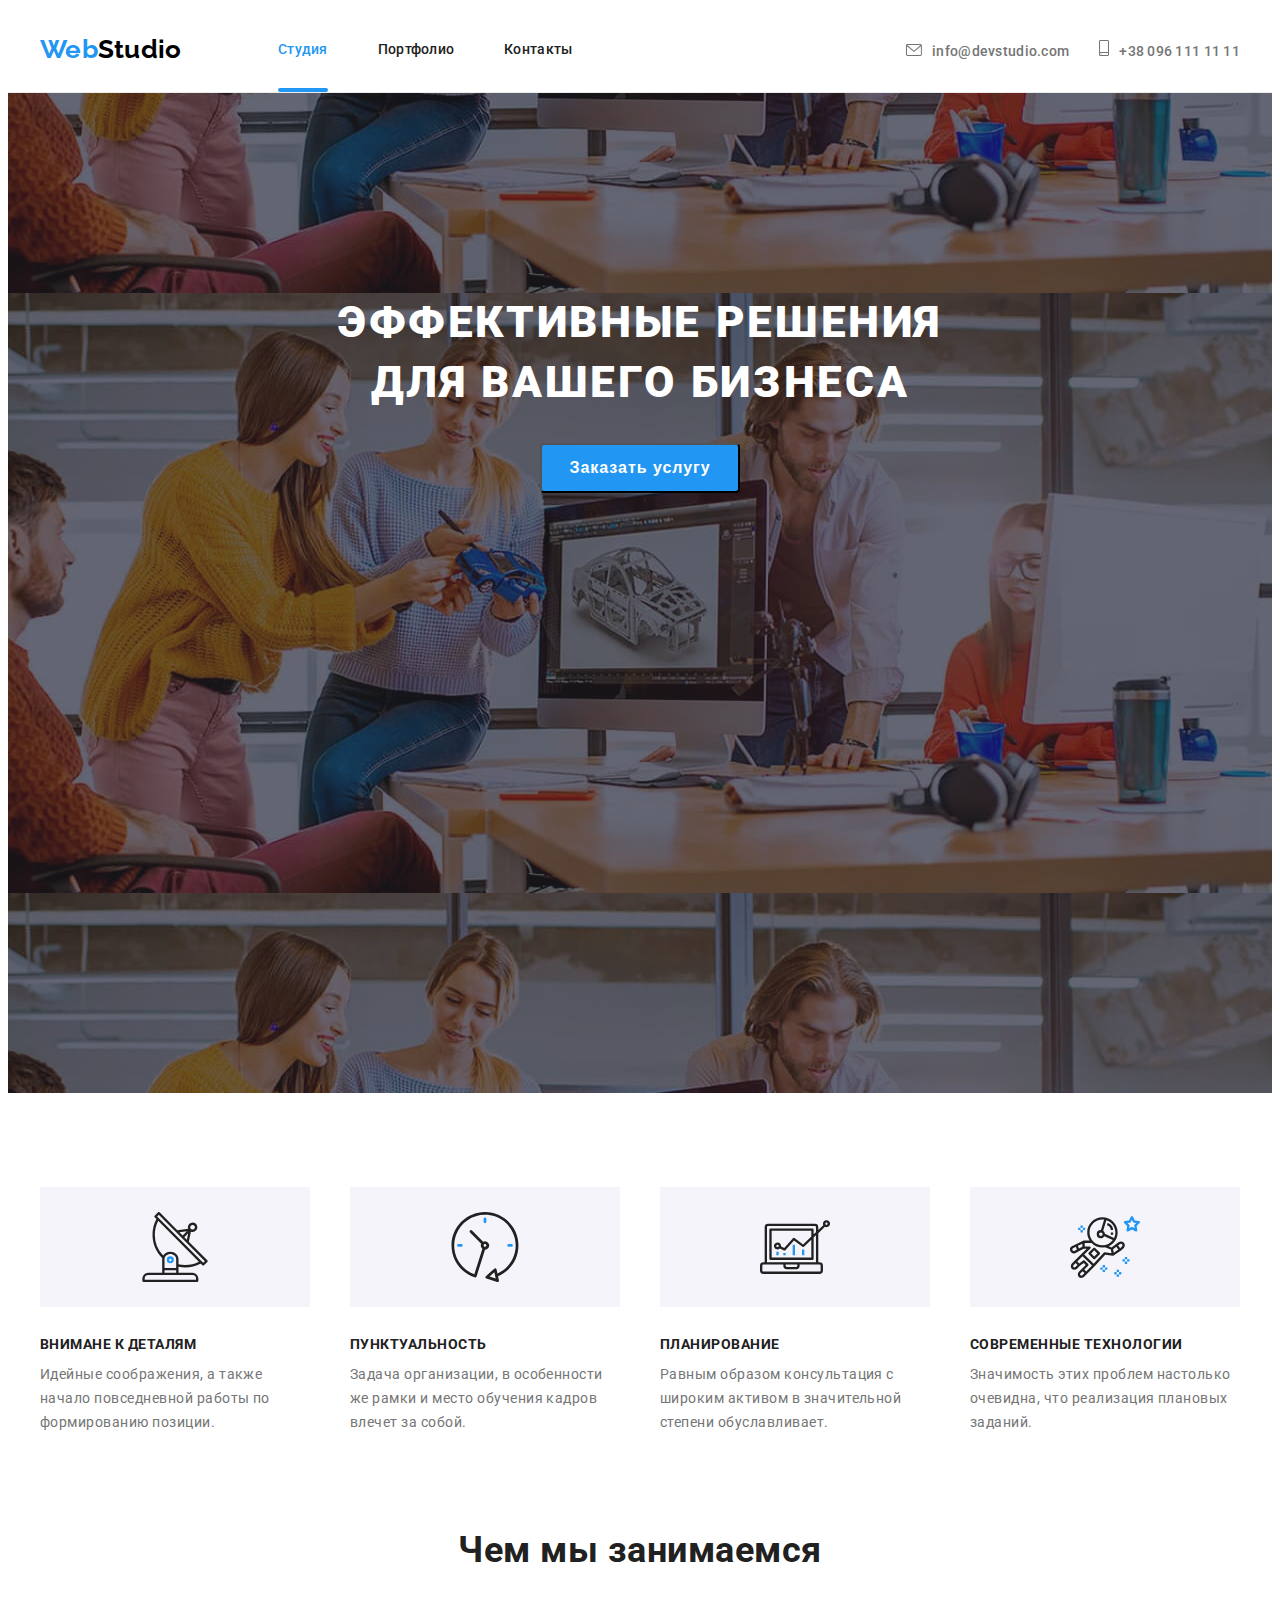
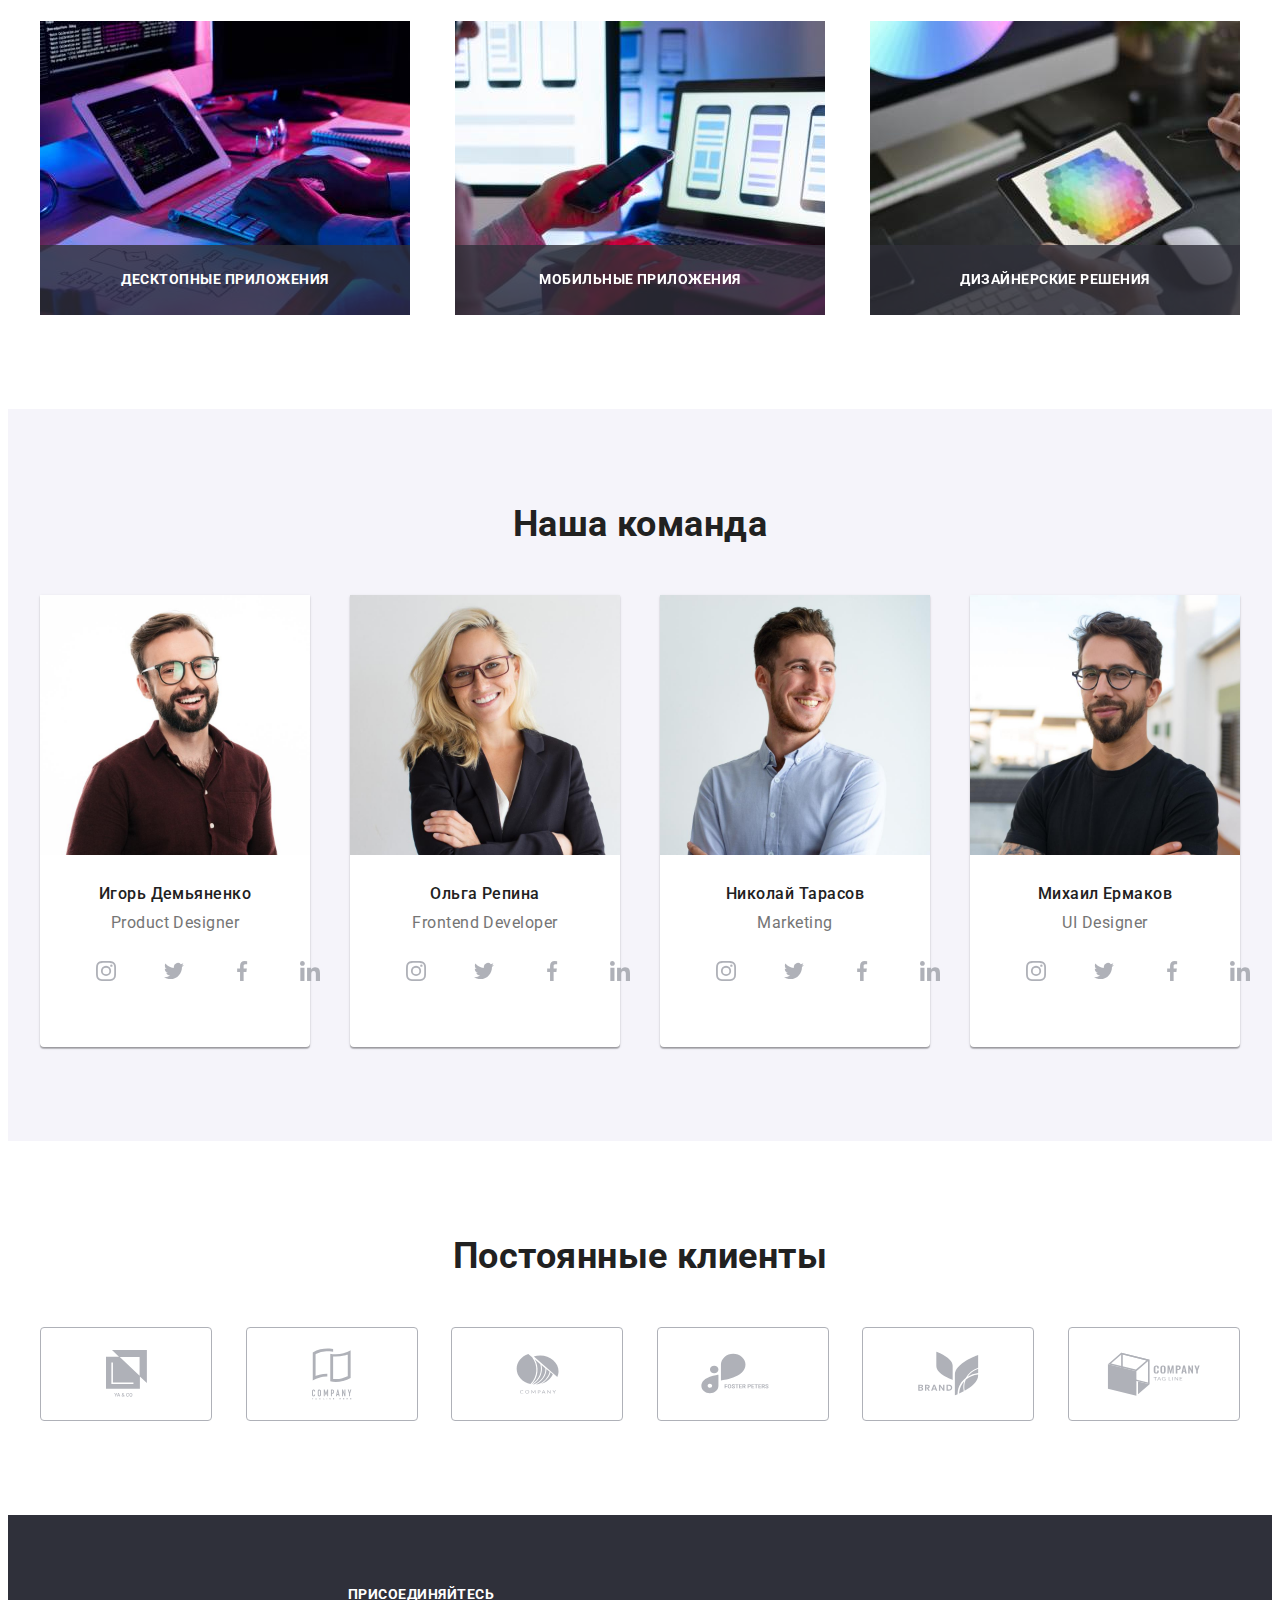
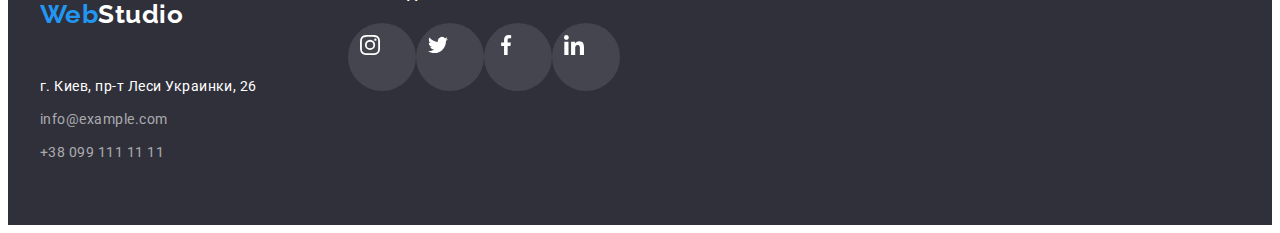
<file: index.html>
<!DOCTYPE html>
<html lang="ru">
<head>
    <meta charset="UTF-8">
    <meta http-equiv="X-UA-Compatible" content="IE=edge">
    <meta name="viewport" content="width=device-width, initial-scale=1.0">
    <title>Студия</title>
    <link href="https://fonts.googleapis.com/css2?family=Raleway:wght@700&family=Roboto:wght@400;500;700;900&display=swap"
        rel="stylesheet">
    <link rel="stylesheet" href="https://cdnjs.cloudflare.com/ajax/libs/modern-normalize/1.1.0/modern-normalize.min.css" integrity="sha512-wpPYUAdjBVSE4KJnH1VR1HeZfpl1ub8YT/NKx4PuQ5NmX2tKuGu6U/JRp5y+Y8XG2tV+wKQpNHVUX03MfMFn9Q==" crossorigin="anonymous" referrerpolicy="no-referrer" />
    <link rel="stylesheet" href="./css/styles.css">
</head>
<body>
        <!--Шапка-->
    <header class="header">
        <div class="container">
            <div class="box">
                
                    <a href="./index.html" class="logo">Web<span class="second-logo">Studio</span></a>
                                                
                <nav>
                    <ul class="site-nav">
                        <li class="nav-item"><a href="" class="link current-link">Студия</a></li>
                        <li class="nav-item"><a href="./portfolio.html" class="link">Портфолио</a></li>
                        <li class="nav-item"><a href="" class="link">Контакты</a></li>
                    </ul>
                </nav>
                
                <ul class="contacts">
                    <li class="contacts-item"><a href="mailto:info@devstudio.com" class="link"><svg class="contact-icons" width="16" height="12">
                            <use href="./images/sprite.svg#icon-mail"></use>
                        </svg>info@devstudio.com</a></li>
                    <li class="contacts-item"><a href="tel:+38 096 111 11 11" class="link"><svg class="contact-icons" width="10" height="16">
                            <use href="./images/sprite.svg#icon-smartphone"></use>
                        </svg>+38 096 111 11 11</a></li>    
                </ul>
            </div>
        </div>
    </header> 
<!--Фон-->
    <main>
        <section class="hero">
            <div class="container">
                <h1 class="hero-title">ЭФФЕКТИВНЫЕ РЕШЕНИЯ ДЛЯ ВАШЕГО БИЗНЕСА</h1>
                <button type="button" class="button" data-modal-open>Заказать услугу</button>
            </div>
        </section>
        <!--Описание-->
        <section class="section">
            <div class="container">
                    <ul class="description">
                        <li class="description-items">
                            <div class="bg-description-icons">
                                <svg width="70" height="70">
                                    <use href="./images/sprite.svg#icon-antenna"></use>
                                </svg>
                            </div>
                            <h3 class="title">ВНИМАНЕ К ДЕТАЛЯМ</h3>
                            <p>
                                Идейные соображения, а также начало повседневной работы по формированию позиции.
                            </p>
                        </li>
                        <li class="description-items">
                            <div class="bg-description-icons">
                                <svg width="70" height="70">
                                    <use href="./images/sprite.svg#icon-clock"></use>
                                </svg>
                            </div>
                            <h3 class="title">ПУНКТУАЛЬНОСТЬ</h3>
                            <p>
                                Задача организации, в особенности же рамки и место обучения кадров влечет за собой.</p>
                        </li>
                        <li class="description-items">
                            <div class="bg-description-icons">
                                <svg width="70" height="70">
                                    <use href="./images/sprite.svg#icon-diagram"></use>
                                </svg>
                            </div>
                            <h3 class="title">ПЛАНИРОВАНИЕ</h3>
                            <p>
                                Равным образом консультация с широким активом в значительной степени обуславливает.
                            </p>
                        </li>
                        <li class="description-items">
                            <div class="bg-description-icons">
                                <svg width="70" height="70">
                                    <use href="./images/sprite.svg#icon-astronaut"></use>
                                </svg>
                            </div>
                            <h3 class="title">СОВРЕМЕННЫЕ ТЕХНОЛОГИИ</h3>
                            <p>
                                Значимость этих проблем настолько очевидна, что реализация плановых заданий.
                            </p>
                        </li>
                    </ul>
                </div>
        </section>
        <!--Чем мы занимаемся-->
        <section class="works">
            <div class="container">
                    <h2 class="works-title">Чем мы занимаемся</h2>
                    <ul class="our-works">
                        <li class="works-item">
                            <a href="">
                                <img src="./images/box 1.jpg" alt="разработка по" width="370" />
                            </a>
                            <div class="works-overlay">
                                <h3 class="works-overay-title">ДЕСКТОПНЫЕ ПРИЛОЖЕНИЯ</h3>
                            </div>
                        </li>
                        
                        <li class="works-item">
                            <a href="">
                                <img src="./images/box 2.jpg" alt="оформление меню телефона" width="370" />
                            </a>
                            <div class="works-overlay">
                                <h3 class="works-overay-title">МОБИЛЬНЫЕ ПРИЛОЖЕНИЯ</h3>
                            </div>
                        </li>
                        <li class="works-item">
                            <a href="">
                                <img src="./images/box 3.jpg" alt="подбор цветовой гаммы" width="370" />
                            </a>
                            <div class="works-overlay">
                                <h3 class="works-overay-title">ДИЗАЙНЕРСКИЕ РЕШЕНИЯ</h3>
                            </div>
                        </li>
                    </ul>
            </div>
        </section>
        <!--Наша команда-->
        <section class="team section">
            <div class="container">
                    <h2 class="team-title">Наша команда</h2>
                    <ul class="peoples">
                        <li class="card">
                            <img src="./images/our team/igor demyanenko.jpg" alt="игорь демьяненко" width="270" />
                            <h3 class="peoples-title">Игорь Демьяненко</h3>
                            <p class="profession">Product Designer</p>
                            <ul class="social-networks">
                                    <li>
                                        <a href="" class="social-link"><svg  width="20" height="20">
                                            <use href="./images/sprite.svg#icon-instagram"></use></svg></a>
                                    </li>
                                    <li>
                                        <a href="" class="social-link"><svg  width="20" height="20">
                                            <use href="./images/sprite.svg#icon-twitter"></use>
                                        </svg></a>
                                    </li>
                                    <li>
                                        <a href="" class="social-link"><svg  width="20" height="20">
                                            <use href="./images/sprite.svg#icon-facebook"></use>
                                        </svg></a>
                                    </li>
                                    <li>
                                        <a href="" class="social-link"><svg  width="20" height="20">
                                            <use href="./images/sprite.svg#icon-linkedin"></use>
                                        </svg></a>
                                    </li>    
                            </ul>
                        </li>
                        <li class="card">
                            <img src="./images/our team/olga repina.jpg" alt="ольга репина" width="270" />
                                <h3 class="peoples-title">Ольга Репина</h3>
                                <p class="profession">Frontend Developer</p>
                                <ul class="social-networks">
                                    <li>
                                        <a href="" class="social-link"><svg width="20" height="20">
                                                <use href="./images/sprite.svg#icon-instagram"></use>
                                            </svg></a>
                                    </li>
                                    <li>
                                        <a href="" class="social-link"><svg width="20" height="20">
                                                <use href="./images/sprite.svg#icon-twitter"></use>
                                            </svg></a>
                                    </li>
                                    <li>
                                        <a href="" class="social-link"><svg width="20" height="20">
                                                <use href="./images/sprite.svg#icon-facebook"></use>
                                            </svg></a>
                                    </li>
                                    <li>
                                        <a href="" class="social-link"><svg width="20" height="20">
                                                <use href="./images/sprite.svg#icon-linkedin"></use>
                                            </svg></a>
                                    </li>
                                </ul>
                        </li>
                        <li class="card">
                            <img src="./images/our team/nikolay tarasov.jpg" alt="николай тарасов" width="270" />
                            
                                <h3 class="peoples-title">Николай Тарасов</h3>
                                <p class="profession">Marketing</p>
                                <ul class="social-networks">
                                    <li>
                                        <a href="" class="social-link"><svg width="20" height="20">
                                                <use href="./images/sprite.svg#icon-instagram"></use>
                                            </svg></a>
                                    </li>
                                    <li>
                                        <a href="" class="social-link"><svg width="20" height="20">
                                                <use href="./images/sprite.svg#icon-twitter"></use>
                                            </svg></a>
                                    </li>
                                    <li>
                                        <a href="" class="social-link"><svg width="20" height="20">
                                                <use href="./images/sprite.svg#icon-facebook"></use>
                                            </svg></a>
                                    </li>
                                    <li>
                                        <a href="" class="social-link"><svg width="20" height="20">
                                                <use href="./images/sprite.svg#icon-linkedin"></use>
                                            </svg></a>
                                    </li>
                                </ul>
                            
                        </li>
                        <li class="card">
                            <img src="./images/our team/mikhail yermakov.jpg" alt="михаил ермаков" width="270" />
                                <h3 class="peoples-title">Михаил Ермаков</h3>
                                <p class="profession">UI Designer</p>
                                <ul class="social-networks">
                                    <li>
                                        <a href="" class="social-link"><svg width="20" height="20">
                                                <use href="./images/sprite.svg#icon-instagram"></use>
                                            </svg></a>
                                    </li>
                                    <li>
                                        <a href="" class="social-link"><svg width="20" height="20">
                                                <use href="./images/sprite.svg#icon-twitter"></use>
                                            </svg></a>
                                    </li>
                                    <li>
                                        <a href="" class="social-link"><svg width="20" height="20">
                                                <use href="./images/sprite.svg#icon-facebook"></use>
                                            </svg></a>
                                    </li>
                                    <li>
                                        <a href="" class="social-link"><svg width="20" height="20">
                                                <use href="./images/sprite.svg#icon-linkedin"></use>
                                            </svg></a>
                                    </li>
                                </ul>
                            
                        </li>
                    </ul>    
            </div>
        </section>
        <!--Постоянные клиенты-->
        <section class="section">
            <div class="container">
                <h2 class="company-title">Постоянные клиенты</h2>
                <ul class="company-list">
                    <li>
                        <a href="" class="company-link"><svg  width="41" height="47"><use href="./images/sprite.svg#icon-Union"></use></svg>
                        </a>
                    </li>
                    <li>
                        <a href="" class="company-link"><svg width="40" height="52">
                                <use href="./images/sprite.svg#icon-tagline-here"></use>
                            </svg>
                        </a>
                    </li>
                    <li>
                        <a href="" class="company-link"><svg width="43" height="41">
                                <use href="./images/sprite.svg#icon-company"></use>
                            </svg>
                        </a>
                    </li>
                    <li>
                        <a href="" class="company-link"><svg width="84" height="41">
                                <use href="./images/sprite.svg#icon-foster-peters"></use>
                            </svg>
                        </a>
                    </li>
                    <li>
                        <a href="" class="company-link"><svg width="63" height="45">
                                <use href="./images/sprite.svg#icon-brand"></use>
                            </svg>
                        </a>
                    </li>
                    <li>
                        <a href="" class="company-link"><svg width="94" height="44">
                                <use href="./images/sprite.svg#icon-tag-line"></use>
                            </svg>
                        </a>
                    </li>
                </ul>
            </div>
        </section>
    </main>

<!--Футер-->
    <footer class="footer">
        <div class="container">
            <div class="footer-flex">
                <div>
                    
                    <a href="./index.html" class="logo">Web<span class="second-bottom-logo">Studio</span></a>
                    
                    <address class="address">
                        <ul>
                            <li class="address-dn"><a href="г. Киев, пр-т Леси Украинки, 26" class="link">г. Киев, пр-т Леси Украинки,
                                    26</br></a></li>
                            <li class="address-dn"><a href="mailto:info@devstudio.com" class="link-contacts">info@example.com</br></a>
                            </li>
                            <li class="address-dn"><a href="tel:+38 096 111 11 11" class="link-contacts">+38 099 111 11 11</a></li>
                        </ul>
                    </address>
                </div>
                <div class="join">
                    <h3 class="join-title">ПРИСОЕДИНЯЙТЕСЬ</h3>
                    <ul class="social-networks-footer">
                        <li>
                            <a href="" class="social-link-footer"><svg width="20" height="20">
                                    <use href="./images/sprite.svg#icon-instagram"></use>
                                </svg></a>
                        </li>
                        <li>
                            <a href="" class="social-link-footer"><svg width="20" height="20">
                                    <use href="./images/sprite.svg#icon-twitter"></use>
                                </svg></a>
                        </li>
                        <li>
                            <a href="" class="social-link-footer"><svg  width="20" height="20">
                                    <use href="./images/sprite.svg#icon-facebook"></use>
                                </svg></a>
                        </li>
                        <li>
                            <a href="" class="social-link-footer"><svg  width="20" height="20">
                                    <use href="./images/sprite.svg#icon-linkedin"></use>
                                </svg></a>
                        </li>
                    </ul>
                </div>
            </div>
        </div>
    </footer>
    <div class="backdrop is-hidden" data-modal>
        <div class="modal">
            <button type="button" class="modal-button" data-modal-close>
                <svg width="11" height="11">
                    <use href="./images/close-sprite.svg#icon-close"></use>
                </svg>
                              
            </button>
        </div>
    </div>
    <script src="./js/modal.js"></script>
    </body>
</html>
</file>
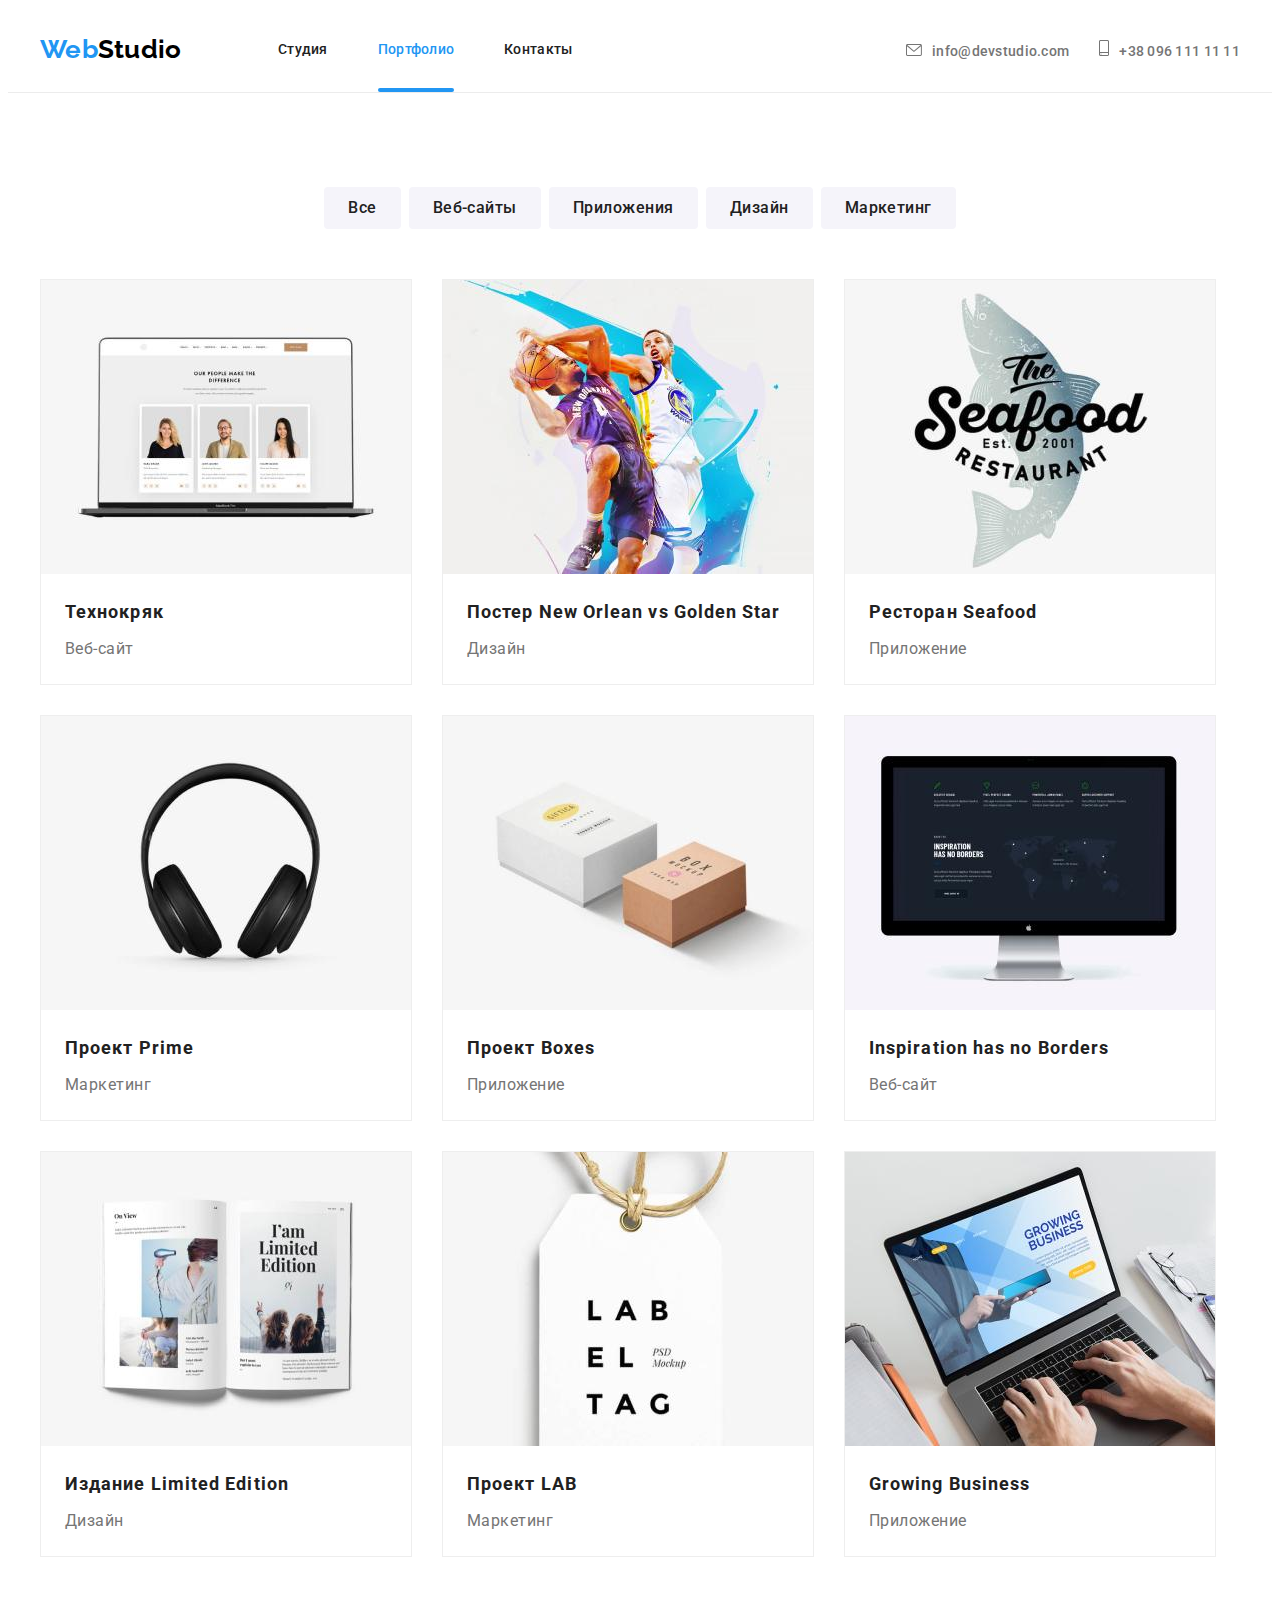
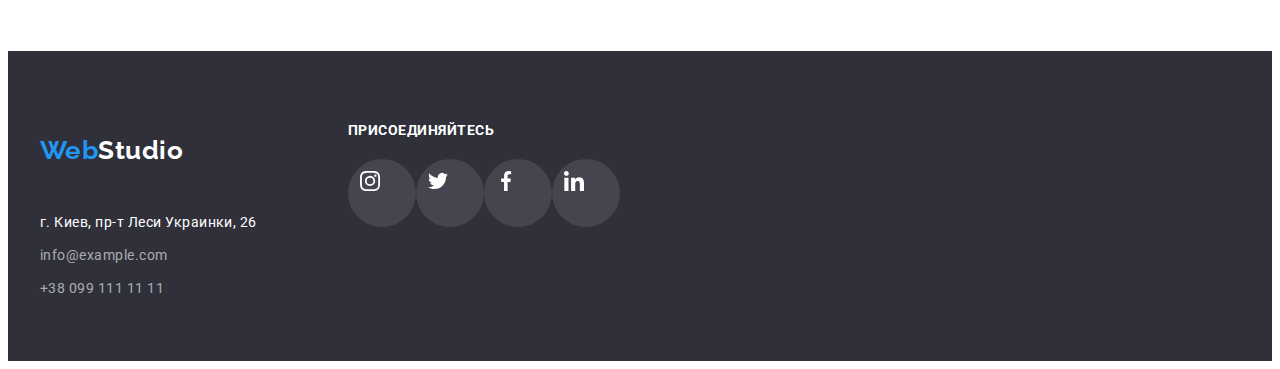
<file: portfolio.html>
<!DOCTYPE html>
<html lang="ru">
<head>
    <meta charset="UTF-8">
    <meta http-equiv="X-UA-Compatible" content="IE=edge">
    <meta name="viewport" content="width=device-width, initial-scale=1.0">
    <title>Портфолио</title>
    <link href="https://fonts.googleapis.com/css2?family=Raleway:wght@700&family=Roboto:wght@400;500;700;900&display=swap"
        rel="stylesheet">
    <link rel="stylesheet" href="https://cdnjs.cloudflare.com/ajax/libs/modern-normalize/1.1.0/modern-normalize.min.css"
        integrity="sha512-wpPYUAdjBVSE4KJnH1VR1HeZfpl1ub8YT/NKx4PuQ5NmX2tKuGu6U/JRp5y+Y8XG2tV+wKQpNHVUX03MfMFn9Q=="
        crossorigin="anonymous" referrerpolicy="no-referrer" />
    <link rel="stylesheet" href="css/styles.css">
    </head>
<body>
    <!--Шапка-->
    <header class="header">
        <div class="container">
            <div class="box">
                
                <a href="./index.html" class="logo">Web<span class="second-logo">Studio</span></a>
                
                <nav>
                    <ul class="site-nav">
                        <li class="nav-item"><a href="./index.html" class="link">Студия</a></li>
                        <li class="nav-item"><a href="./portfolio.html" class="link current-link">Портфолио</a></li>
                        <li class="nav-item"><a href="" class="link">Контакты</a></li>
                    </ul>
                </nav>
            
                <ul class="contacts">
                    <li class="contacts-item"><a href="mailto:info@devstudio.com" class="link"><svg class="contact-icons" width="16"
                                height="12">
                                <use href="./images/sprite.svg#icon-mail"></use>
                            </svg>info@devstudio.com</a></li>
                    <li class="contacts-item"><a href="tel:+38 096 111 11 11" class="link"><svg class="contact-icons" width="10"
                                height="16">
                                <use href="./images/sprite.svg#icon-smartphone"></use>
                            </svg>+38 096 111 11 11</a></li>
                </ul>
            </div>
        </div>
    </header>
    <!--наши проекты-->
    <main>
        <section class="section">
            <div class="container">
                    <h1 class="conditional-title">Наши проекты</h1>
                    <!--фильтр-->
                    <ul class="filter">
                        <li class="filter-item"><button type="button" class="portfolio-button">Все</button>
                        <li class="filter-item"><button type="button" class="portfolio-button">Веб-сайты</button>
                        <li class="filter-item"><button type="button" class="portfolio-button">Приложения</button>
                        <li class="filter-item"><button type="button" class="portfolio-button">Дизайн</button>
                        <li class="filter-item"><button type="button" class="portfolio-button">Маркетинг</button>
                    </ul>
                    <!--меню-->
                    <ul class="content-card">
                        <li class="services">
                            <a>
                                                        
                                <div class="services-thumb">
                                        <img src="./images/portfolio/Technokryak.jpg" alt="" width="">
                                        
                                    <div class="services-overlay">
                                        <div class="services-text">
                                            <p>Ресурс предлагает комплексные предложения с разным уровнем функционала и сервисов. Все это позволит посетителю
                                                    получить
                                                    исчерпывающие сведения о компании или частном лице.
                                            </p>
                                        </div>
                                    </div>
                                </div>
                                                                                               
                                <div class="services-content">
                                    <h2 class="services-title">Технокряк</h2>
                                    <p>Веб-сайт</p>
                                </div>
                            </a>
                        </li>
                        <li class="services">
                            <a>
                                <div class="services-thumb">
                                    <img src="./images/portfolio/New Orlean vs Golden Star poster.jpg" alt="" width="">
                                
                                    <div class="services-overlay">
                                        <div class="services-text">
                                            <p>Ресурс предлагает комплексные предложения с разным уровнем функционала и сервисов. Все это позволит
                                                посетителю
                                                получить
                                                исчерпывающие сведения о компании или частном лице.
                                            </p>
                                        </div>
                                    </div>
                                </div>
                                
                                <div class="services-content">
                                    <h2 class="services-title">Постер New Orlean vs Golden Star</h2>
                                    <p>Дизайн</p>
                                </div>
                            </a>
                        </li>

                        <li class="services">
                            <a>
                                <div class="services-thumb">
                                    <img src="./images/portfolio/Seafood Restaurant.jpg" alt="" width="">
                                
                                    <div class="services-overlay">
                                        <div class="services-text">
                                            <p>Ресурс предлагает комплексные предложения с разным уровнем функционала и сервисов. Все это позволит
                                                посетителю
                                                получить
                                                исчерпывающие сведения о компании или частном лице.
                                            </p>
                                        </div>
                                    </div>
                                </div>
                                
                                <div class="services-content">
                                    <h2 class="services-title">Ресторан Seafood</h2>
                                    <p>Приложение</p>
                                </div>
                            </a>
                        </li>
                        <li class="services">
                            <a>
                                <div class="services-thumb">
                                    <img src="./images/portfolio/Prime Project.jpg" alt="" width="">
                                
                                    <div class="services-overlay">
                                        <div class="services-text">
                                            <p>Ресурс предлагает комплексные предложения с разным уровнем функционала и сервисов. Все это позволит
                                                посетителю
                                                получить
                                                исчерпывающие сведения о компании или частном лице.
                                            </p>
                                        </div>
                                    </div>
                                </div>
                                
                               <div class="services-content">
                                    <h2 class="services-title">Проект Prime</h2>
                                    <p>Маркетинг</p>
                               </div>
                            </a>
                        </li>
                        <li class="services">
                            <a>
                                <div class="services-thumb">
                                    <img src="./images/portfolio/Boxes project.jpg" alt="" width="">
                                
                                    <div class="services-overlay">
                                        <div class="services-text">
                                            <p>Ресурс предлагает комплексные предложения с разным уровнем функционала и сервисов. Все это позволит
                                                посетителю
                                                получить
                                                исчерпывающие сведения о компании или частном лице.
                                            </p>
                                        </div>
                                    </div>
                                </div>
                                
                                <div class="services-content">
                                    <h2 class="services-title">Проект Boxes</h2>
                                    <p>Приложение</p>
                                </div>
                            </a>
                        </li>
                        <li class="services">
                            <a>
                                <div class="services-thumb">
                                    <img src="./images/portfolio/Inspiration has no Borders.jpg" alt="" width="">
                                
                                    <div class="services-overlay">
                                        <div class="services-text">
                                            <p>Ресурс предлагает комплексные предложения с разным уровнем функционала и сервисов. Все это позволит
                                                посетителю
                                                получить
                                                исчерпывающие сведения о компании или частном лице.
                                            </p>
                                        </div>
                                    </div>
                                </div>
                                
                                <div class="services-content">
                                    <h2 class="services-title">Inspiration has no Borders</h2>
                                    <p>Веб-сайт</p>
                                </div>
                            </a>
                        </li>
                        <li class="services">
                            <a>
                                <div class="services-thumb">
                                    <img src="./images/portfolio/Limited Edition.jpg" alt="" width="">
                                
                                    <div class="services-overlay">
                                        <div class="services-text">
                                            <p>Ресурс предлагает комплексные предложения с разным уровнем функционала и сервисов. Все это позволит
                                                посетителю
                                                получить
                                                исчерпывающие сведения о компании или частном лице.
                                            </p>
                                        </div>
                                    </div>
                                </div>
                                
                                <div class="services-content">
                                    <h2 class="services-title">Издание Limited Edition</h2>
                                    <p>Дизайн</p>
                                </div>
                            </a>
                        </li>
                        <li class="services">
                            <a>
                                <div class="services-thumb">
                                    <img src="./images/portfolio/LAB project.jpg" alt="" width="">
                                
                                    <div class="services-overlay">
                                        <div class="services-text">
                                            <p>Ресурс предлагает комплексные предложения с разным уровнем функционала и сервисов. Все это позволит
                                                посетителю
                                                получить
                                                исчерпывающие сведения о компании или частном лице.
                                            </p>
                                        </div>
                                    </div>
                                </div>
                                
                                <div class="services-content">
                                    <h2 class="services-title">Проект LAB</h2>
                                    <p>Маркетинг</p>
                                </div>
                            </a>
                        </li>
                        <li class="services">
                            <a>
                                <div class="services-thumb">
                                    <img src="./images/portfolio/Growing Business.jpg" alt="" width="">
                                
                                    <div class="services-overlay">
                                        <div class="services-text">
                                            <p>Ресурс предлагает комплексные предложения с разным уровнем функционала и сервисов. Все это позволит
                                                посетителю
                                                получить
                                                исчерпывающие сведения о компании или частном лице.
                                            </p>
                                        </div>
                                    </div>
                                </div>
                                
                                <div class="services-content">
                                    <h2 class="services-title">Growing Business</h2>
                                    <p>Приложение</p>
                                </div>
                            </a>
                        </li>
                    </ul>
            </div>
        </section>
    </main>
 <!--Футер-->  
    <footer class="footer">
        <div class="container">
                <div class="footer-flex">
                    <div>
                        
                        <a href="./index.html" class="logo">Web<span class="second-bottom-logo">Studio</span></a>
                        
                        <address class="address">
                            <ul>
                                <li class="address-dn"><a href="г. Киев, пр-т Леси Украинки, 26" class="link">г. Киев, пр-т Леси
                                        Украинки,
                                        26</br></a></li>
                                <li class="address-dn"><a href="mailto:info@devstudio.com"
                                        class="link-contacts">info@example.com</br></a>
                                </li>
                                <li class="address-dn"><a href="tel:+38 096 111 11 11" class="link-contacts">+38 099 111 11 11</a></li>
                            </ul>
                        </address>
                    </div>
                    <div class="join">
                        <h3 class="join-title">ПРИСОЕДИНЯЙТЕСЬ</h3>
                        <ul class="social-networks-footer">
                            <li>
                                <a href="" class="social-link-footer"><svg width="20" height="20">
                                        <use href="./images/sprite.svg#icon-instagram"></use>
                                    </svg></a>
                            </li>
                            <li>
                                <a href="" class="social-link-footer"><svg width="20" height="20">
                                        <use href="./images/sprite.svg#icon-twitter"></use>
                                    </svg></a>
                            </li>
                            <li>
                                <a href="" class="social-link-footer"><svg width="20" height="20">
                                        <use href="./images/sprite.svg#icon-facebook"></use>
                                    </svg></a>
                            </li>
                            <li>
                                <a href="" class="social-link-footer"><svg width="20" height="20">
                                        <use href="./images/sprite.svg#icon-linkedin"></use>
                                    </svg></a>
                            </li>
                        </ul>
                    </div>
                </div>
        </div>
    </footer>
</body>
</html>
</file>
<file: css/styles.css>
:root {
  --primary-text-color: #757575;
  --second-text-coor: #212121;
  --accent-hover-color: #2196f3;
  --primery-white-color: #ffffff;
  --main-tranzitions: 250ms cubic-bezier(0.4, 0, 0.2, 1);
}

/* скидає відступи */

h1,
h2,
h3,
h4,
h5,
h6,
p,
ul {
  margin: 0;
}

/* прибирає крапки з лівого боку
 прибирає лівий падінг від браузера
 прибирає відступи зверху і знизу ul*/

ul {
  list-style: none;
  padding-inline-start: 0;
  margin-block-start: 0em;
  margin-block-end: 0em;
}


/* container */

.container {
  align-items: center;
  padding: 0 15px;
  width: 1200px;
  margin: 0 auto;
  /* outline: 2px solid olivedrab; */
}

body {
  background-color: var(--primery-white-color);
  color: var(--primary-text-color);
  font-family: Roboto, sans-serif;
  letter-spacing: 0.03em;
}

/* хедер */

.header {
  background-color: #2F303A;
  margin-left: auto;
  margin-right: auto;
  background-color: var(--primery-white-color);
  border-bottom: 1px solid #ECECEC;
  font-weight: 500;
  font-size: 14px;
  line-height: 1.14;
  letter-spacing: 0.02em;
}

.box {
  display: flex;
  align-items: center;
}

.logo {
  display: block;
  width: 145px;
  color: var(--accent-hover-color);
  font-family: Raleway, sans-serif;
  font-weight: bold;
  font-size: 26px;
  line-height: 1.2;
  text-decoration: none;
  margin-right: 93px;
  padding-top: 24px;
  padding-bottom: 25px;
}

.second-logo {
  color: #000000;
}

/* site-nav */

.site-nav {
  display: flex;
}

.site-nav .link {
  color: var(--second-text-coor);
  font-weight: 500;
  font-size: 14px;
  line-height: 1.14;
  letter-spacing: 0.02em;
  padding: 32px 0;
  text-decoration: none;
  transition: color var(--main-tranzitions);
}

.site-nav .link:hover,
.site-nav .link:focus {
  color: var(--accent-hover-color);
}

.site-nav .current-link {
  position: relative;
  color: var(--accent-hover-color);
}

.nav-item:not(:last-child) {
  margin-right: 50px;
}

.current-link::after {
  content: "";
  position: absolute;
  display: block;
  height: 4px;
  width: 100%;
  left: 0;
  bottom: -3px;
  background-color: var(--accent-hover-color);
  border-radius: 2px;
}

/* contacts */

.contacts {
  display: flex;
  align-items: baseline;
  margin-left: auto;
}

.contacts-item:not(:last-child) {
  margin-right: 30px;
}

.contacts .link {
  display: block;
  color: var(--primary-text-color);
  fill: #757575;
  font-weight: 500;
  font-size: 14px;
  line-height: 1.14;
  letter-spacing: 0.02em;
  padding: 32px 0;
  text-decoration: none;
  transition: color var(--main-tranzitions);
}

.contacts-item .link:hover,
.contacts-item .link:focus {
  color: var(--accent-hover-color);
}

.contacts-item .link:hover,
.contacts-item .link:focus{
fill: var(--accent-hover-color);
}

.contact-icons {
  margin-right: 10px;
}

/* hero */

.hero {
  background-color: #2F303A;
  padding: 200px 0;
  background-image: linear-gradient(rgba(47, 48, 58, 0.4),rgba(47, 48, 58, 0.4)), url(../images/hero.jpg);
  max-width: 1600px;
  height: 600px;
  margin-left: auto;
  margin-right: auto;
  background-position: center;
}

.hero-title {
  display: block;
  margin-left: auto;
  margin-right: auto;
  width: 696px;
  color: var(--primery-white-color);
  font-weight: 900;
  font-size: 44px;
  line-height: 1.36;
  text-align: center;
  letter-spacing: 0.06em;
}

/* button */

.button {
  margin-top: 30px;
  display: block;
  margin-left: auto;
  margin-right: auto;
  width: 200px;
  height: 50px;
  border-radius: 4px;
  cursor: pointer;
  color: var(--primery-white-color);
  background-color: var(--accent-hover-color);
  font-weight: bold;
  font-size: 16px;
  line-height: 1.87;
  letter-spacing: 0.06em;
}

/* section */

.section {
  margin-left: auto;
  margin-right: auto;
  background-color: var(--primery-white-color);
  padding: 94px 0;
}


/* description */

.description {
  display: flex;
  justify-content: space-between;
  color: var(--primary-text-color);
  font-size: 14px;
  line-height: 1.71;
}

.description-items {
  width: 270px;
}

.bg-description-icons{
  display: flex;
  justify-content: center;
  align-items: center;
  background-color: #F5F4FA;
  height: 120px;
  margin-bottom: 30px; 
}


.description .title {
  margin-bottom: 10px;
  color: var(--second-text-coor);
  font-weight: bold;
  font-size: 14px;
  line-height: 1.14;
}

/* чем мы занимаемся */

.works{
  padding-bottom: 94px;
}

.works-title {
  display: block;
  margin-bottom: 50px;
  color: var(--second-text-coor);
  font-weight: bold;
  font-size: 36px;
  line-height: 1.17;
  text-align: center;
}

.our-works {
  justify-content: space-between;
  display: flex;
  padding: 0;
}
.works-item {
  position: relative;
  width: 370px;
  display: block;
  margin: 0;
}

.works-overlay{
position: absolute;
left: 0;
bottom: 0;
width: 100%;
height: 70px;
display: flex;
justify-content: center;
align-items: center;
}

.works-overlay::after{
  content: "";
  position: absolute;
  display: block;
  width: 100%;
  height: 100%;
  background-color: rgba(47, 48, 58, 0.8);;
  z-index: 0;
}

.works-overay-title{
  font-weight: bold;
  font-size: 14px;
  line-height: 1.14;
  color: var(--primery-white-color);
  z-index: 1;
}

img {
  display: block;
  max-width: 100%;
}

/* Our team */

.team {
  color: var(--primary-text-color);
  background-color: #f5f4fa;
  font-size: 16px;
  line-height: 1.18;
}

.team-title {
  display: block;
  text-align: center;
  margin-bottom: 50px;
  color: var(--second-text-coor);
  font-weight: 700;
  font-size: 36px;
  line-height: 1.17;
}

.peoples {
  display: flex;
  justify-content: space-between;
  padding: 0;
}

.card {
  width: 270px;
  text-align: center;
  background-color: var(--primery-white-color);
  padding-bottom: 30px;
  border-radius: 0px 0px 4px 4px;
  box-shadow: 0px 1px 3px rgba(0, 0, 0, 0.12),
  0px 1px 1px rgba(0, 0, 0, 0.14),
  0px 2px 1px rgba(0, 0, 0, 0.2);
  /* outline: 2px solid blue; */
}


.peoples-title {
  color: var(--second-text-coor);
  margin-top: 30px;
  font-weight: 500;
  font-size: 16px;
  line-height: 1.18;
  text-align: center;
}
.profession{
  margin-top: 10px;
}

.social-networks {
/* outline: 2px solid blue;  */
display: flex;
margin-top: 16px;
margin-right: auto;
margin-left: auto;
justify-content: space-between;
width: 206px;
}

.social-link {
  border-radius: 50%;
  padding: 12px;
  display: block;
  width: 44px;
  height: 44px;
  /* outline: 2px solid red; */
  fill: #AFB1B8;
  transition: background-color var(--main-tranzitions), fill var(--main-tranzitions);
}

.social-link:hover,
.social-link:focus {
  background-color: var(--accent-hover-color);
  fill: var(--primery-white-color);
}

/* постоянные клиенты */

.company-title{
  font-weight: bold;
  font-size: 36px;
  line-height: 1.17;
  text-align: center;
  color: var(--second-text-coor);
  margin-bottom: 50px;
}

.company-list{
  display: flex;
  justify-content: space-between;
 }

.company-link{
  display: flex;
  justify-content: center;
  align-items: center;
  width: 170px;
  height: 92px;
  fill: #AFB1B8;
  border: 1px solid #AFB1B8;
  border-radius: 4px;
  transition: background-color var(--main-tranzitions),
  fill var(--main-tranzitions);
}

.company-link:hover,
.company-link:focus{
  fill: var(--accent-hover-color);
  border: 1px solid var(--accent-hover-color);
}

/* footer */

.footer {
  background-color: #2F303A;
  margin-left: auto;
  margin-right: auto;
  padding: 60px 0;
  font-size: 14px;
  line-height: 1.71;
}

.footer-flex{
  display: flex;
}

.second-bottom-logo {
  color: var(--primery-white-color);
} 

.address {
  width: 231px;
  margin-top: 20px;
  padding: 0;
}

.address-dn:not(:last-child) {
  margin-bottom: 9px;
}

.address .link {
  color: var(--primery-white-color);
  text-decoration: none;
  font-style: normal;
}

.address .link-contacts {
  color: rgba(255, 255, 255, 0.6);
  text-decoration: none;
  font-style: normal;
  transition: color var(--main-tranzitions);
}

.address .link-contacts:hover,
.address .link-contacts:focus {
  color: var(--accent-hover-color);
}

.join{
  width: 206px;
  margin-left: 70px;
  padding-top: 12px;
  padding-bottom: 40px;
}

.join-title{
  font-weight: bold;
  font-size: 14px;
  line-height: 1.14;
  color: var(--primery-white-color);
  margin-bottom: 20px;
}

.social-networks-footer{
  display: flex;
  justify-content: space-between;
}

.social-link-footer{
  display: block;
  width: 44px;
  height: 44px;
  border-radius: 50%;
  background-color: rgba(255, 255, 255, 0.1);
  padding: 12px;
  fill:var(--primery-white-color);
  transition: background-color var(--main-tranzitions);
}

.social-link-footer:hover,
.social-link-footer:focus{
  background-color: var(--accent-hover-color);
}

/* backdrop */

.backdrop{
  position: fixed;
  top: 0;
  left: 0;
  width: 100%;
  height: 100%;
  background-color: rgba(0, 0, 0, 0.2);
  opacity: 1;
  transform: scale(1);
  transition: opacity var(--main-tranzitions),
  transform var(--main-tranzitions);
}

.backdrop.is-hidden{
  opacity: 0;
  pointer-events: none;
  transform: scale(0.3);
}

.modal{
  position: absolute;
  top: 50%;
  left: 50%;
  transform: translate(-50%, -50%);
  min-width: 528px;
  min-height: 581px;
  padding: 15px;
  background: var(--primery-white-color);
  box-shadow: 0px 1px 3px rgba(0, 0, 0, 0.12),
  0px 1px 1px rgba(0, 0, 0, 0.14),
  0px 2px 1px rgba(0, 0, 0, 0.2);
  border-radius: 4px;
}

.modal-button{
  position: absolute;
  top: 8px;
  right: 8px;
  width: 30px;
  height: 30px;
  display: flex;
  justify-content: center;
  align-items: center;
  border-radius: 50%;
  border: 1px solid rgba(0, 0, 0, 0.1);
  background-color: var(--primery-white-color);
}





/* основний колір тексту #757575 */
/* другорядний колір тексту #212121 */

/* ховер/акцент колір #2196F3 */

/* білий #FFFFFF */

/* текст футера rgba(255, 255, 255, 0.6); */

/* колір фону #E5E5E5 */
/* вторинний колір фону #F5F4FA */

/* шрифти */
/* Raleway 700, Roboto 400, 500, 700, 900 */

/*-= сторінка портфоліо =-*/

/*фильтр, кнопки портфолио*/

.conditional-title {
  display: none;
}

.filter {
  display: flex;
  padding-left: 0;
  margin-bottom: 50px;
  justify-content: center;
  /* outline: 2px solid orange; */
}

.filter-item:not(:last-child) {
  margin-right: 8px;
}

.portfolio-button {
  padding: 6px 22px;
  border: 2px solid transparent;
  border-radius: 4px;
  cursor: pointer;
  color: var(--second-text-coor);
  background-color: #f5f4fa;
  font-family: Roboto, sans-serif;
  font-weight: 500;
  font-size: 16px;
  line-height: 1.62;
  letter-spacing: 0.03em;
  transition: color var(--main-tranzitions),
  background-color var(--main-tranzitions),
  box-shadow var(--main-tranzitions)
}

.portfolio-button:hover,
.portfolio-button:focus {
  color: var(--primery-white-color);
  background-color: var(--accent-hover-color);
  box-shadow: 0px 3px 1px rgba(0, 0, 0, 0.1),
  0px 1px 2px rgba(0, 0, 0, 0.08),
  0px 2px 2px rgba(0, 0, 0, 0.12);
}

/* меню */

.content-card {
  display: flex;
  flex-wrap: wrap;
  padding-left: 0;
}

.services {
  width: 370px;
  margin-right: 30px;
  margin-bottom: 30px;
  border: 1px solid #EEEEEE;
  color: var(--primary-text-color);
  background-color: var(--primery-white-color);
  transition: box-shadow var(--main-tranzitions);
}

.services:hover,
.services:focus {
  box-shadow: 0px 1px 1px rgba(0, 0, 0, 0.12),
  0px 4px 4px rgba(0, 0, 0, 0.06),
  1px 4px 6px rgba(0, 0, 0, 0.16);
}
.services:hover .services-overlay{
  transform: translateY(0%);
  opacity: 1;
}
/* меню-overlay */

.services-thumb {
  position: relative;
  display: block;
  max-width: 100%;
  height: auto;
  overflow: hidden;
}

.services-overlay {
  position: absolute;
  display: block;
  width: 100%;
  height: 100%;
  background-color: rgba(33, 150, 243, 0.9);
  top: 0;
  left: 0;
  transform: translateY(100%);
  opacity: 0;
  transition: transform var(--main-tranzitions), opacity var(--main-tranzitions);
}

.services-text {
  position: absolute;
  width: 322px;
  top: 50%;
  left: 50%;
  transform: translate(-50%, -50%);
  display: block;
  font-weight: 400;
  font-size: 18px;
  line-height: 1.5;
  color: var(--primery-white-color);
}

.services:nth-child(3n) {
  margin-right: 0;
}

.services:nth-last-child(-n + 3) {
  margin-bottom: 0;
}

.services-content {
  padding: 20px 24px;
  font-family: 'Roboto';
  font-weight: 400;
  font-size: 16px;
  line-height: 1.87;
  letter-spacing: 0.03em;
}

.services-title {
  margin-bottom: 4px;
  color: var(--second-text-coor);
  font-weight: bold;
  font-size: 18px;
  line-height: 2;
  letter-spacing: 0.06em;
}
</file>
